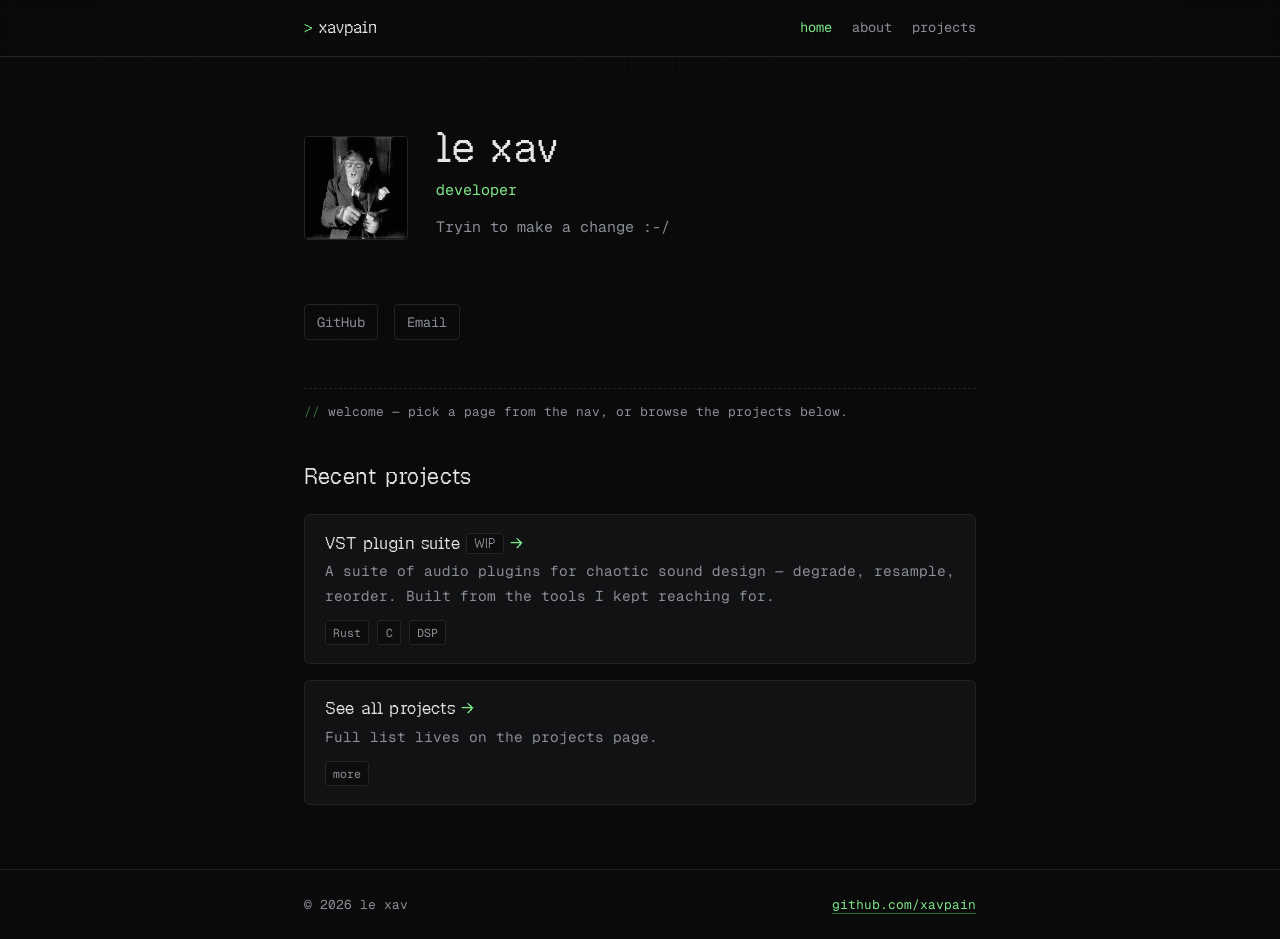
<file: index.html>
<!DOCTYPE html>
<html lang="en">
<head>
  <meta charset="utf-8" />
  <meta name="viewport" content="width=device-width, initial-scale=1" />
  <title>le xav</title>
  <meta name="description" content="le xav — developer. Personal site and projects." />
  <link rel="icon" href="/favicon.svg" type="image/svg+xml" />
  <link rel="preconnect" href="https://fonts.googleapis.com" />
  <link rel="preconnect" href="https://fonts.gstatic.com" crossorigin />
  <link href="https://fonts.googleapis.com/css2?family=Geist+Mono:wght@400;500;700&display=swap" rel="stylesheet" />
  <link rel="stylesheet" href="/style.css" />
</head>
<body>
  <nav>
    <div class="wrap">
      <a class="brand" href="/">xavpain</a>
      <div class="links">
        <a href="/" aria-current="page">home</a>
        <a href="/about.html">about</a>
        <a href="/projects.html">projects</a>
      </div>
    </div>
  </nav>

  <main class="wrap">
    <section class="hero">
      <img src="/assets/profile.png" alt="le xav" width="104" height="104" />
      <div>
        <h1>le xav</h1>
        <p class="tagline">developer</p>
        <p class="blurb">Tryin to make a change :-/</p>
      </div>
    </section>

    <div class="socials">
      <a href="https://github.com/xavpain">GitHub</a>
      <a href="mailto:xavier.pain@proton.me">Email</a>
      <!-- add LinkedIn / X / etc. here -->
    </div>

    <p class="rule">welcome — pick a page from the nav, or browse the projects below.</p>

    <h2>Recent projects</h2>
    <div class="projects">
      <a class="card" href="/projects.html#vst-suite">
        <h3>VST plugin suite <span class="tag" style="vertical-align:middle">WIP</span> <span class="arrow">&rarr;</span></h3>
        <p>A suite of audio plugins for chaotic sound design — degrade, resample, reorder. Built from the tools I kept reaching for.</p>
        <div class="tags"><span class="tag">Rust</span><span class="tag">C</span><span class="tag">DSP</span></div>
      </a>
      <a class="card" href="/projects.html">
        <h3>See all projects <span class="arrow">&rarr;</span></h3>
        <p>Full list lives on the projects page.</p>
        <div class="tags"><span class="tag">more</span></div>
      </a>
    </div>
  </main>

  <footer>
    <div class="wrap">
      <span>&copy; 2026 le xav</span>
      <span><a href="https://github.com/xavpain">github.com/xavpain</a></span>
    </div>
  </footer>
</body>
</html>
</file>
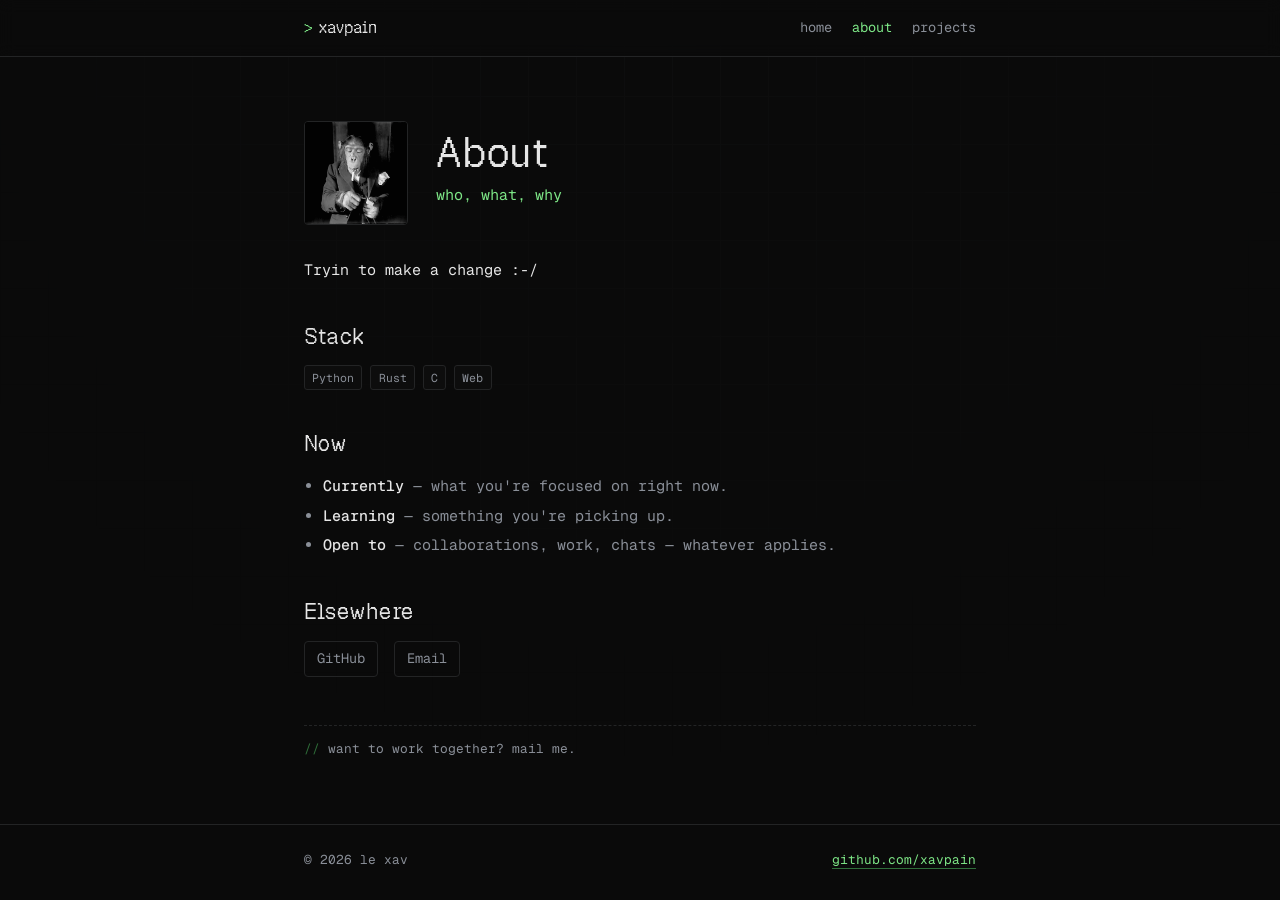
<file: about.html>
<!DOCTYPE html>
<html lang="en">
<head>
  <meta charset="utf-8" />
  <meta name="viewport" content="width=device-width, initial-scale=1" />
  <title>About — le xav</title>
  <meta name="description" content="About le xav." />
  <link rel="icon" href="/favicon.svg" type="image/svg+xml" />
  <link rel="preconnect" href="https://fonts.googleapis.com" />
  <link rel="preconnect" href="https://fonts.gstatic.com" crossorigin />
  <link href="https://fonts.googleapis.com/css2?family=Geist+Mono:wght@400;500;700&display=swap" rel="stylesheet" />
  <link rel="stylesheet" href="/style.css" />
</head>
<body>
  <nav>
    <div class="wrap">
      <a class="brand" href="/">xavpain</a>
      <div class="links">
        <a href="/">home</a>
        <a href="/about.html" aria-current="page">about</a>
        <a href="/projects.html">projects</a>
      </div>
    </div>
  </nav>

  <main class="wrap">
    <section class="hero">
      <img src="/assets/profile.png" alt="le xav" width="104" height="104" />
      <div>
        <h1>About</h1>
        <p class="tagline">who, what, why</p>
      </div>
    </section>

    <p>Tryin to make a change :-/</p>

    <h2>Stack</h2>
    <div class="stack">
      <span class="tag">Python</span>
      <span class="tag">Rust</span>
      <span class="tag">C</span>
      <span class="tag">Web</span>
    </div>

    <h2>Now</h2>
    <ul class="tight">
      <li><strong>Currently</strong> — what you're focused on right now.</li>
      <li><strong>Learning</strong> — something you're picking up.</li>
      <li><strong>Open to</strong> — collaborations, work, chats — whatever applies.</li>
    </ul>

    <h2>Elsewhere</h2>
    <div class="socials">
      <a href="https://github.com/xavpain">GitHub</a>
      <a href="mailto:xavier.pain@proton.me">Email</a>
      <!-- add more links here -->
    </div>

    <p class="rule">want to work together? mail me.</p>
  </main>

  <footer>
    <div class="wrap">
      <span>&copy; 2026 le xav</span>
      <span><a href="https://github.com/xavpain">github.com/xavpain</a></span>
    </div>
  </footer>
</body>
</html>
</file>
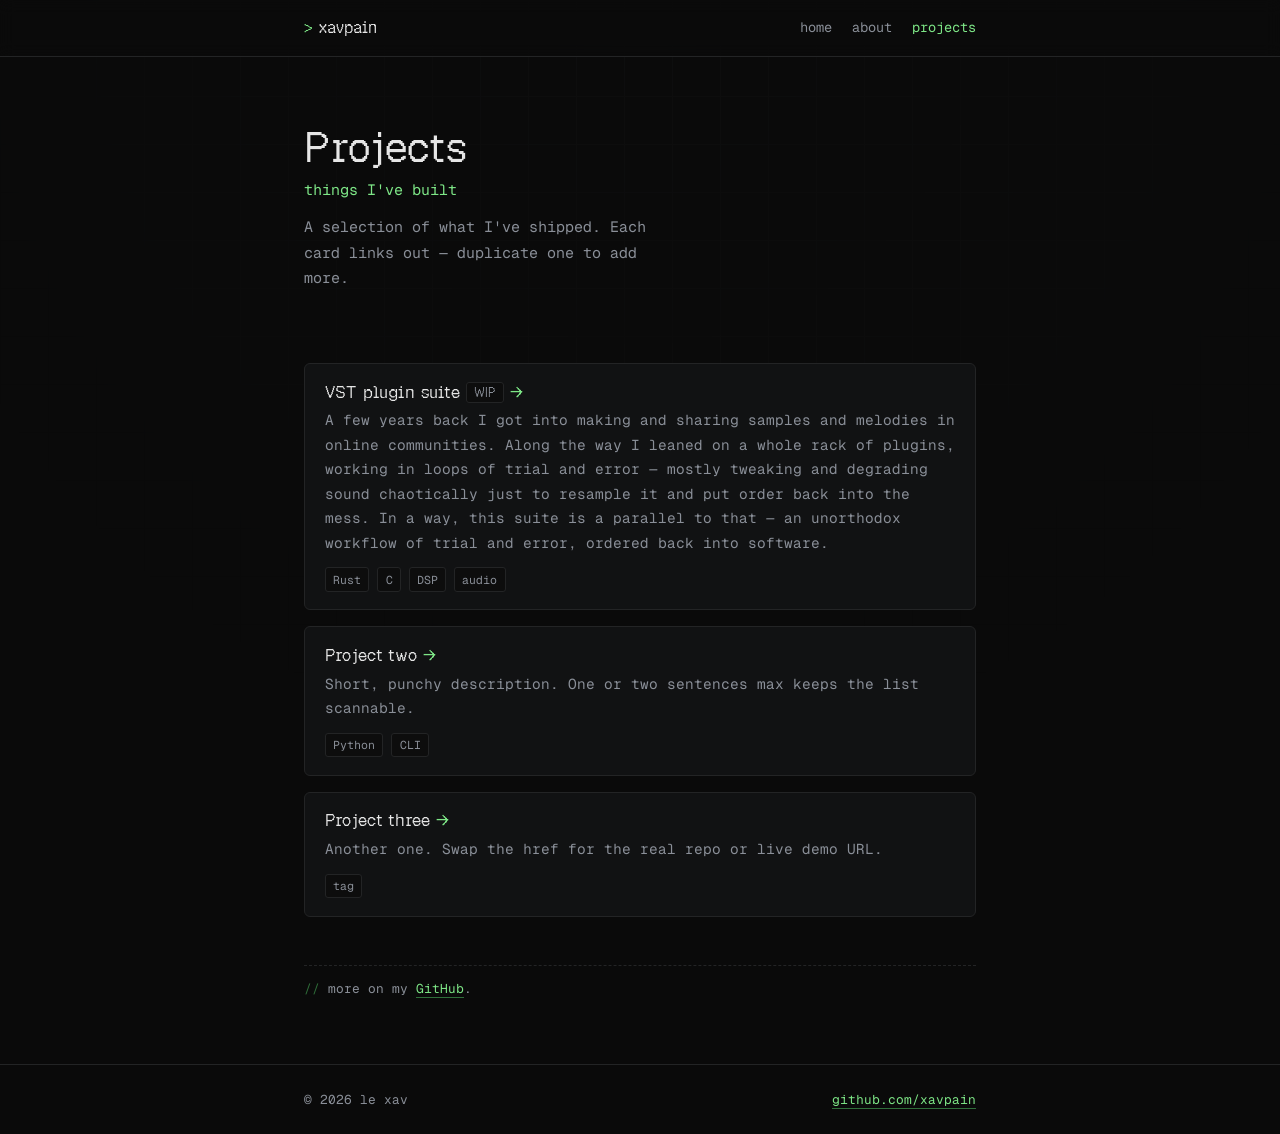
<file: projects.html>
<!DOCTYPE html>
<html lang="en">
<head>
  <meta charset="utf-8" />
  <meta name="viewport" content="width=device-width, initial-scale=1" />
  <title>Projects — le xav</title>
  <meta name="description" content="Projects by le xav." />
  <link rel="icon" href="/favicon.svg" type="image/svg+xml" />
  <link rel="preconnect" href="https://fonts.googleapis.com" />
  <link rel="preconnect" href="https://fonts.gstatic.com" crossorigin />
  <link href="https://fonts.googleapis.com/css2?family=Geist+Mono:wght@400;500;700&display=swap" rel="stylesheet" />
  <link rel="stylesheet" href="/style.css" />
</head>
<body>
  <nav>
    <div class="wrap">
      <a class="brand" href="/">xavpain</a>
      <div class="links">
        <a href="/">home</a>
        <a href="/about.html">about</a>
        <a href="/projects.html" aria-current="page">projects</a>
      </div>
    </div>
  </nav>

  <main class="wrap">
    <section class="hero">
      <div>
        <h1>Projects</h1>
        <p class="tagline">things I've built</p>
        <p class="blurb">A selection of what I've shipped. Each card links out — duplicate one to add more.</p>
      </div>
    </section>

    <div class="projects">

      <a class="card" id="vst-suite" href="https://github.com/xavpain" target="_blank" rel="noopener">
        <h3>VST plugin suite <span class="tag" style="vertical-align:middle">WIP</span> <span class="arrow">&rarr;</span></h3>
        <p>
          A few years back I got into making and sharing samples and melodies in online
          communities. Along the way I leaned on a whole rack of plugins, working in loops
          of trial and error — mostly tweaking and degrading sound chaotically just to
          resample it and put order back into the mess. In a way, this suite is a
          parallel to that — an unorthodox workflow of trial and error, ordered back
          into software.
        </p>
        <div class="tags"><span class="tag">Rust</span><span class="tag">C</span><span class="tag">DSP</span><span class="tag">audio</span></div>
      </a>

      <a class="card" href="https://github.com/xavpain" target="_blank" rel="noopener">
        <h3>Project two <span class="arrow">&rarr;</span></h3>
        <p>Short, punchy description. One or two sentences max keeps the list scannable.</p>
        <div class="tags"><span class="tag">Python</span><span class="tag">CLI</span></div>
      </a>

      <a class="card" href="https://github.com/xavpain" target="_blank" rel="noopener">
        <h3>Project three <span class="arrow">&rarr;</span></h3>
        <p>Another one. Swap the href for the real repo or live demo URL.</p>
        <div class="tags"><span class="tag">tag</span></div>
      </a>

    </div>

    <p class="rule">more on my <a href="https://github.com/xavpain">GitHub</a>.</p>
  </main>

  <footer>
    <div class="wrap">
      <span>&copy; 2026 le xav</span>
      <span><a href="https://github.com/xavpain">github.com/xavpain</a></span>
    </div>
  </footer>
</body>
</html>
</file>
<file: style.css>
/* ============================================================
   xavpain.github.io — minimal terminal theme
   headings: Geist Pixel (Square, vendored woff2)
   body:     Geist Mono (Google Fonts)
   ============================================================ */

@font-face {
  font-family: "Geist Pixel";
  src: url("/fonts/GeistPixel-Square.woff2") format("woff2");
  font-weight: 400 700;
  font-display: swap;
}

:root {
  --bg:        #0a0a0a;
  --bg-elev:   #111213;
  --line:      #232425;
  --text:      #e6e6e6;
  --muted:     #8a8f98;
  --accent:    #7ee787;   /* terminal green */
  --accent-dim:#2f6f3a;
  --maxw:      720px;
  --pad:       1.5rem;
}

* { box-sizing: border-box; }

html { scroll-behavior: smooth; }

body {
  margin: 0;
  background: var(--bg);
  color: var(--text);
  font-family: "Geist Mono", ui-monospace, SFMono-Regular, Menlo, Consolas, monospace;
  font-size: 15px;
  line-height: 1.7;
  -webkit-font-smoothing: antialiased;
  text-rendering: optimizeLegibility;
}

/* subtle scanline / grid texture */
body::before {
  content: "";
  position: fixed;
  inset: 0;
  pointer-events: none;
  background-image:
    linear-gradient(var(--line) 1px, transparent 1px),
    linear-gradient(90deg, var(--line) 1px, transparent 1px);
  background-size: 48px 48px;
  opacity: 0.18;
  z-index: 0;
  mask-image: radial-gradient(circle at 50% 0%, #000 0%, transparent 70%);
}

.wrap {
  position: relative;
  z-index: 1;
  max-width: var(--maxw);
  margin: 0 auto;
  padding: 0 var(--pad);
}

/* ---------- typography ---------- */

h1, h2, h3, .pixel {
  font-family: "Geist Pixel", "Geist Mono", monospace;
  font-weight: 400;
  letter-spacing: 0.01em;
  line-height: 1.25;
}

h1 { font-size: clamp(1.8rem, 6vw, 2.6rem); margin: 0 0 .25rem; }
h2 { font-size: 1.35rem; margin: 2.5rem 0 1rem; color: var(--text); }
h3 { font-size: 1.05rem; margin: 1.5rem 0 .5rem; }

a {
  color: var(--accent);
  text-decoration: none;
  border-bottom: 1px solid var(--accent-dim);
  transition: border-color .15s, color .15s;
}
a:hover { border-color: var(--accent); }

p { margin: 0 0 1rem; }
.muted { color: var(--muted); }

/* ---------- nav ---------- */

nav {
  position: relative;
  z-index: 1;
  border-bottom: 1px solid var(--line);
  background: rgba(10,10,10,.7);
  backdrop-filter: blur(8px);
  position: sticky;
  top: 0;
}
nav .wrap {
  display: flex;
  align-items: center;
  justify-content: space-between;
  height: 56px;
}
nav .brand {
  font-family: "Geist Pixel", monospace;
  font-size: 1rem;
  color: var(--text);
  border: none;
}
nav .brand::before { content: "> "; color: var(--accent); }
nav .links { display: flex; gap: 1.25rem; }
nav .links a {
  color: var(--muted);
  border: none;
  font-size: .85rem;
}
nav .links a:hover,
nav .links a[aria-current="page"] { color: var(--accent); }

/* ---------- hero ---------- */

.hero {
  display: flex;
  align-items: center;
  gap: 1.75rem;
  padding: 4rem 0 2rem;
}
.hero img {
  width: 104px;
  height: 104px;
  border-radius: 4px;
  border: 1px solid var(--line);
  image-rendering: auto;
  flex-shrink: 0;
}
.hero .tagline { color: var(--accent); margin: .25rem 0 .75rem; }
.hero .blurb { color: var(--muted); max-width: 42ch; }

@media (max-width: 520px) {
  .hero { flex-direction: column; align-items: flex-start; gap: 1rem; }
}

/* ---------- socials ---------- */

.socials { display: flex; gap: 1rem; margin-top: 1rem; flex-wrap: wrap; }
.socials a {
  color: var(--muted);
  border: 1px solid var(--line);
  border-radius: 4px;
  padding: .35rem .75rem;
  font-size: .85rem;
}
.socials a:hover { color: var(--accent); border-color: var(--accent-dim); }

/* ---------- prompt rule ---------- */

.rule {
  color: var(--muted);
  font-size: .8rem;
  margin: 3rem 0 0;
  border-top: 1px dashed var(--line);
  padding-top: .75rem;
}
.rule::before { content: "// "; color: var(--accent-dim); }

/* ---------- project cards ---------- */

.projects { display: grid; gap: 1rem; margin: 1.5rem 0; }
.card {
  display: block;
  background: var(--bg-elev);
  border: 1px solid var(--line);
  border-radius: 6px;
  padding: 1.1rem 1.25rem;
  color: var(--text);
  border-bottom: 1px solid var(--line);
  transition: border-color .15s, transform .15s;
}
.card:hover { border-color: var(--accent-dim); transform: translateY(-2px); }
.card h3 { margin: 0 0 .35rem; color: var(--text); }
.card h3 .arrow { color: var(--accent); }
.card p { color: var(--muted); margin: 0 0 .75rem; font-size: .9rem; }
.tags { display: flex; gap: .5rem; flex-wrap: wrap; }
.tag {
  font-size: .72rem;
  color: var(--muted);
  background: #0d0d0d;
  border: 1px solid var(--line);
  border-radius: 3px;
  padding: .1rem .45rem;
}

/* ---------- about ---------- */

.stack { display: flex; flex-wrap: wrap; gap: .5rem; margin: .5rem 0 1rem; }
ul.tight { padding-left: 1.2rem; }
ul.tight li { margin: .25rem 0; color: var(--muted); }
ul.tight li strong { color: var(--text); font-weight: 500; }

/* ---------- footer ---------- */

footer {
  position: relative;
  z-index: 1;
  border-top: 1px solid var(--line);
  margin-top: 4rem;
  padding: 1.5rem 0;
  color: var(--muted);
  font-size: .8rem;
}
footer .wrap { display: flex; justify-content: space-between; flex-wrap: wrap; gap: .5rem; }
</file>
